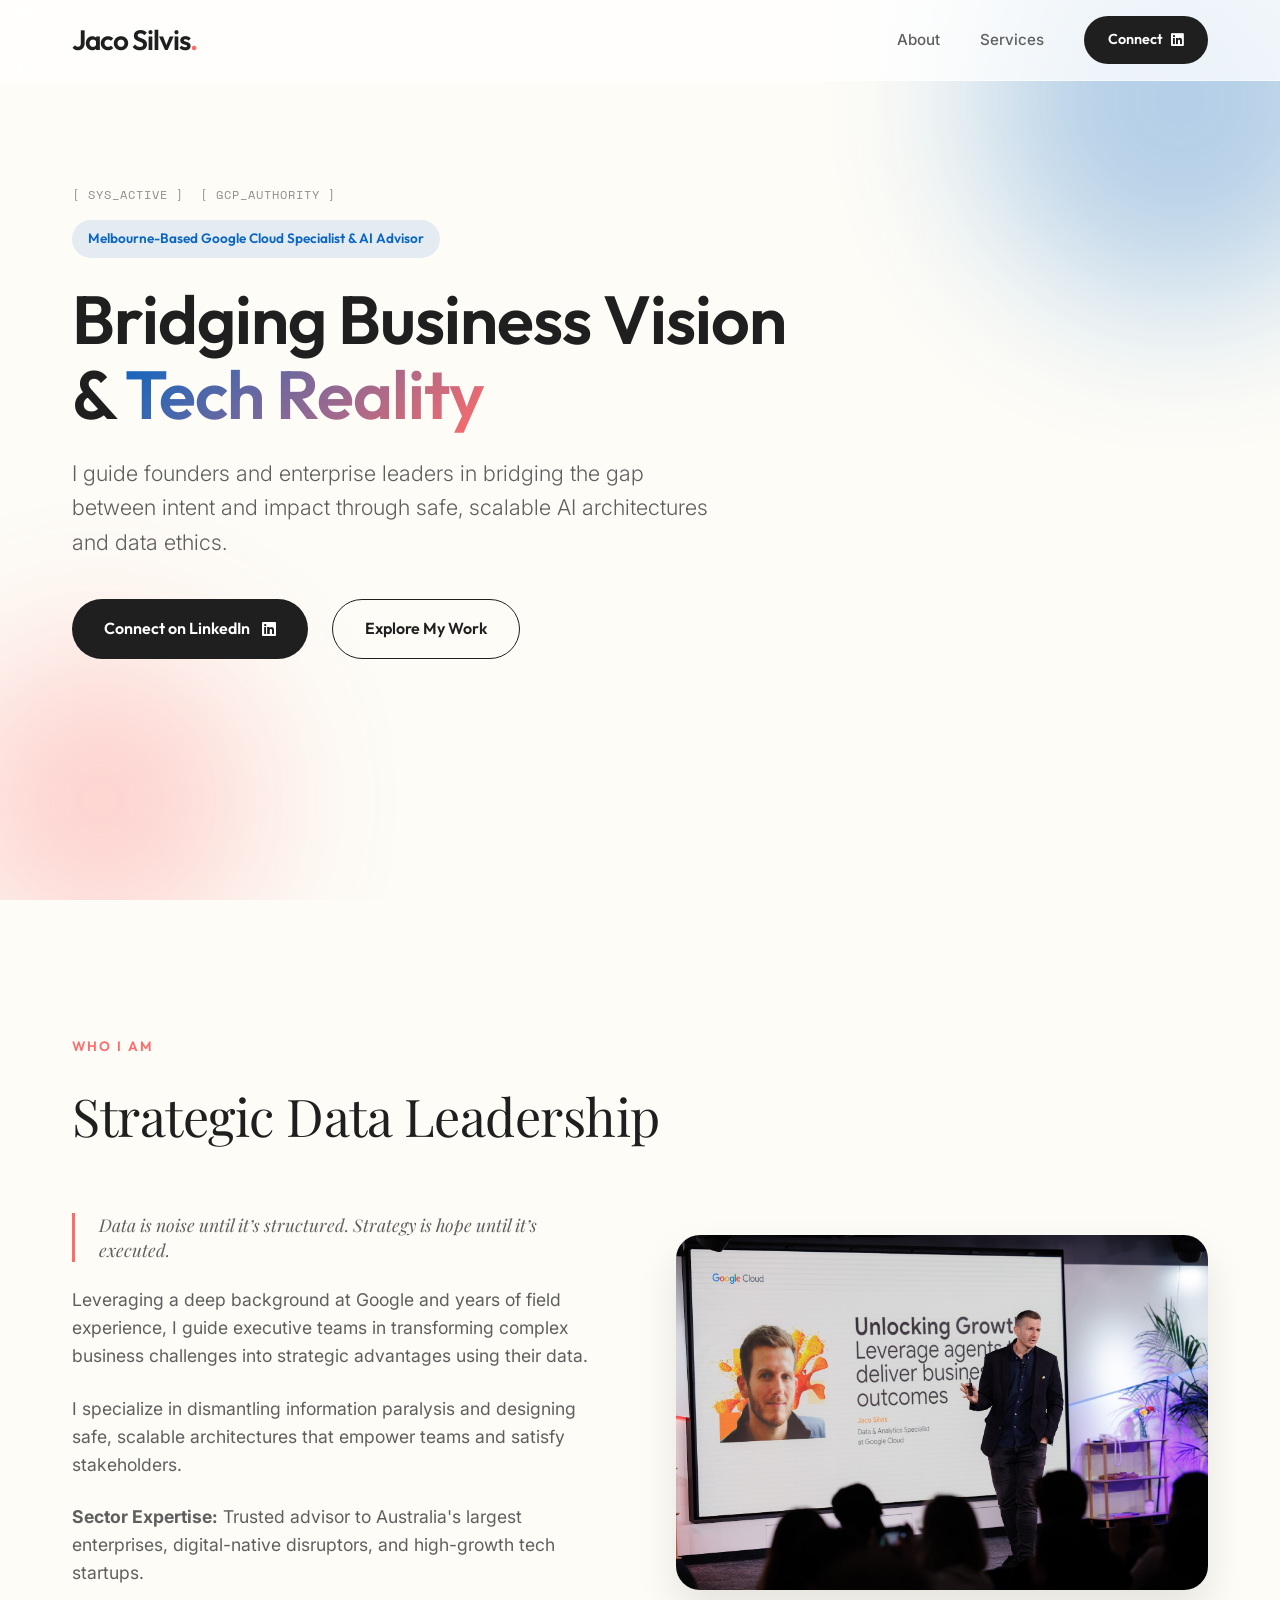
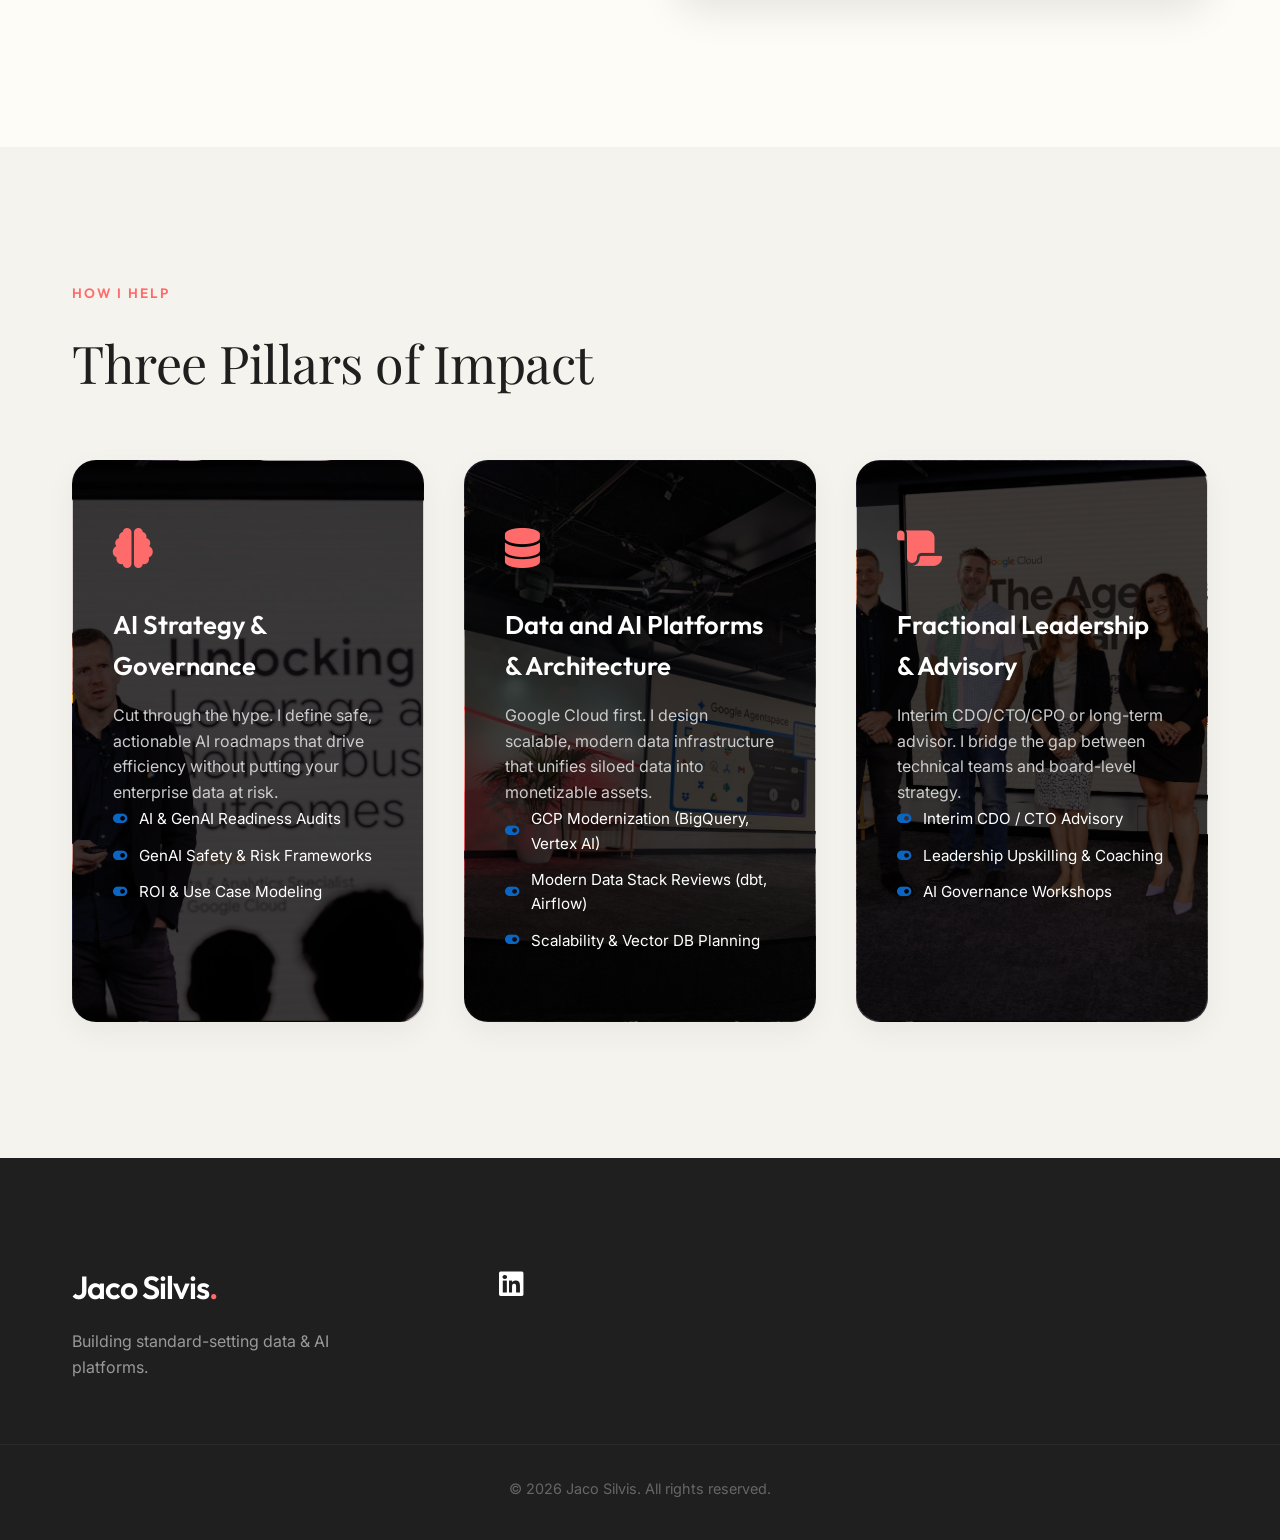
<file: index.html>
<!DOCTYPE html>
<html lang="en">
<head>
    <meta charset="UTF-8">
    <meta name="viewport" content="width=device-width, initial-scale=1.0">
    <title>Jaco Silvis | AI Strategy & Data Leadership</title>
    <meta name="description" content="Jaco Silvis - Melbourne-based Google Cloud Specialist, Fractional Leader, and AI Strategist. Bridging the gap between business vision and tech reality.">
    <meta name="author" content="Jaco Silvis">
    
    <!-- Open Graph for LinkedIn sharing -->
    <meta property="og:title" content="Jaco Silvis | AI Strategy & Data Leadership">
    <meta property="og:description" content="Bridging the gap between business vision and tech reality.">
    <meta property="og:type" content="website">
    <meta property="og:url" content="https://jacosilvis.github.io/jsverse/">
    <meta property="og:image" content="https://jacosilvis.github.io/jsverse/Photos/Google%20Agent%20Forum%20Finals_0081.jpg">
    
    <!-- Fonts: Adding Playfair Display for headers -->
    <link rel="preconnect" href="https://fonts.googleapis.com">
    <link rel="preconnect" href="https://fonts.gstatic.com" crossorigin>
    <link href="https://fonts.googleapis.com/css2?family=Inter:wght@300;400;500;600&family=Outfit:wght@400;600;800&family=Playfair+Display:ital,wght@0,400;0,600;1,400&family=Space+Mono&display=swap" rel="stylesheet">
    
    <!-- FontAwesome for icons -->
    <link rel="stylesheet" href="https://cdnjs.cloudflare.com/ajax/libs/font-awesome/6.4.0/css/all.min.css">

    <link rel="icon" type="image/png" href="Photos/purple_favicon.png">
    <link rel="stylesheet" href="index.css">
    <script defer src="index.js"></script>
    <!-- Generative Engine Optimization (GEO) / Structured Data -->
    <script type="application/ld+json">
    {
      "@context": "https://schema.org",
      "@type": "Person",
      "name": "Jaco Silvis",
      "jobTitle": "Google Cloud Specialist & AI Advisor",
      "description": "Google Cloud Specialist, Fractional Leader, and AI Strategist. Bridging the gap between business vision and tech reality.",
      "url": "https://jacosilvis.github.io/jsverse/",
      "image": "https://jacosilvis.github.io/jsverse/Photos/Google%20Agent%20Forum%20Finals_0081.jpg",
      "address": {
        "@type": "PostalAddress",
        "addressLocality": "Melbourne",
        "addressRegion": "VIC",
        "addressCountry": "Australia"
      },
      "sameAs": [
        "https://www.linkedin.com/in/jacosilvis/"
      ],
      "knowsAbout": [
        "AI Strategy",
        "Google Cloud Platform (GCP)",
        "Generative AI (Vertex AI / LLMs)",
        "Data Architecture & Governance",
        "Fractional Leadership (CDO/CTO)",
        "Data Ethics & Risk Management"
      ]
    }
    </script>
</head>
<body>
    <!-- Header -->
    <header id="site-header" class="glass-header">
        <div class="container header-container">
            <div class="logo">
                <a href="#hero" class="logo-link">Jaco Silvis<span class="accent-dot">.</span></a>
            </div>
            <nav id="main-nav">
                <ul>
                    <li><a href="#about" class="nav-link">About</a></li>
                    <li><a href="#services" class="nav-link">Services</a></li>
                    <li><a href="https://www.linkedin.com/in/jacosilvis/" target="_blank" rel="noopener noreferrer" class="cta-button-nav">Connect <i class="fa-brands fa-linkedin"></i></a></li>
                </ul>
            </nav>
            <button id="mobile-menu-btn" aria-label="Toggle Menu">
                <span class="bar"></span>
                <span class="bar"></span>
                <span class="bar"></span>
            </button>
        </div>
    </header>

    <main>
        <!-- Hero Section -->
        <section id="hero" class="hero-section">
            <div class="hero-bg-geometry">
                <div class="glow-sphere sphere-1"></div>
                <div class="glow-sphere sphere-2"></div>
            </div>
            <div class="container hero-container">
                <div class="hero-content reveal">
                    <div class="hud-badges">
                        <span class="mono-tag">[ SYS_ACTIVE ]</span>
                        <span class="mono-tag">[ GCP_AUTHORITY ]</span>
                    </div>
                    <h1 class="badge">Melbourne-Based Google Cloud Specialist & AI Advisor</h1>
                    <h2 class="hero-title">Bridging Business Vision & <span class="gradient-text">Tech Reality</span></h2>
                    <p class="subtitle">I guide founders and enterprise leaders in bridging the gap between intent and impact through safe, scalable AI architectures and data ethics.</p>
                    <div class="hero-actions">
                        <a href="https://www.linkedin.com/in/jacosilvis/" target="_blank" rel="noopener noreferrer" class="primary-btn">Connect on LinkedIn <i class="fa-brands fa-linkedin"></i></a>
                        <a href="#services" class="secondary-btn">Explore My Work</a>
                    </div>
                </div>
            </div>
        </section>

        <!-- About / Bio Section -->
        <section id="about" class="about-section">
            <div class="container about-container">
                <div class="section-header reveal">
                    <span class="section-badge">Who I Am</span>
                    <h2 class="serif-title">Strategic Data Leadership</h2>
                </div>
                <div class="about-grid">
                    <div class="about-text reveal">
                        <p class="editorial-quote">Data is noise until it’s structured. Strategy is hope until it’s executed.</p>
                        <p>Leveraging a deep background at Google and years of field experience, I guide executive teams in transforming complex business challenges into strategic advantages using their data.</p>
                        <p>I specialize in dismantling information paralysis and designing safe, scalable architectures that empower teams and satisfy stakeholders.</p>
                        <p><strong>Sector Expertise:</strong> Trusted advisor to Australia's largest enterprises, digital-native disruptors, and high-growth tech startups.</p>
                    </div>
                    <div class="about-image reveal">
                        <!-- Path fixed to relative Photos folder in root -->
                        <img src="Photos/Google%20Agent%20Forum%20Finals_0081.jpg" alt="Jaco Silvis presenting at Google Cloud Agent Forum" class="premium-image">
                    </div>
                </div>
            </div>
        </section>

        <!-- Services Section -->
        <section id="services" class="services-section">
            <div class="container">
                <div class="section-header reveal">
                    <span class="section-badge">How I Help</span>
                    <h2 class="serif-title">Three Pillars of Impact</h2>
                </div>
                <div class="services-grid">
                    <!-- Pillar 1 -->
                    <div class="service-card reveal has-bg strategy-bg glow-card">
                        <div class="service-icon"><i class="fa-solid fa-brain"></i></div>
                        <h3>AI Strategy & Governance</h3>
                        <p>Cut through the hype. I define safe, actionable AI roadmaps that drive efficiency without putting your enterprise data at risk.</p>
                        <ul class="service-list">
                            <li>AI & GenAI Readiness Audits</li>
                            <li>GenAI Safety & Risk Frameworks</li>
                            <li>ROI & Use Case Modeling</li>
                        </ul>
                    </div>

                    <!-- Pillar 2 -->
                    <div class="service-card reveal has-bg platform-bg glow-card">
                        <div class="service-icon"><i class="fa-solid fa-database"></i></div>
                        <h3>Data and AI Platforms & Architecture</h3>
                        <p>Google Cloud first. I design scalable, modern data infrastructure that unifies siloed data into monetizable assets.</p>
                        <ul class="service-list">
                            <li>GCP Modernization (BigQuery, Vertex AI)</li>
                            <li>Modern Data Stack Reviews (dbt, Airflow)</li>
                            <li>Scalability & Vector DB Planning</li>
                        </ul>
                    </div>

                    <!-- Pillar 3 -->
                    <div class="service-card reveal has-bg fractional-bg glow-card">
                        <div class="service-icon"><i class="fa-solid fa-scroll"></i></div>
                        <h3>Fractional Leadership & Advisory</h3>
                        <p>Interim CDO/CTO/CPO or long-term advisor. I bridge the gap between technical teams and board-level strategy.</p>
                        <ul class="service-list">
                            <li>Interim CDO / CTO Advisory</li>
                            <li>Leadership Upskilling & Coaching</li>
                            <li>AI Governance Workshops</li>
                        </ul>
                    </div>
                </div>
            </div>
        </section>

        </section>
    </main>

    <!-- Footer -->
    <footer id="site-footer">
        <div class="container footer-container">
            <div class="footer-left">
                <span class="logo-link">Jaco Silvis<span class="accent-dot">.</span></span>
                <p>Building standard-setting data & AI platforms.</p>
            </div>
            <div class="footer-right">
                <div class="footer-links">
                    <a href="https://www.linkedin.com/in/jacosilvis/" target="_blank" rel="noopener noreferrer" aria-label="LinkedIn"><i class="fa-brands fa-linkedin"></i></a>
                </div>
            </div>
        </div>
        <div class="footer-bottom">
            <p>&copy; 2026 Jaco Silvis. All rights reserved.</p>
        </div>
    </footer>
</body>
</html>
</file>
<file: index.css>
/* 
  Jaco Silvis - Personal Website CSS (Unified Synthesis)
  Theme: Ultra-Clean Modernist with Editorial Authority & Tech Edge
*/

:root {
    --bg-primary: #FDFCF7; /* Warm White */
    --bg-secondary: #F4F3ED; /* Soft Warm Gray */
    --text-primary: #1F1F1F; /* Dark Charcoal */
    --text-secondary: #5F5F5F; /* Medium Gray */
    --accent-blue: #0A66C2; /* Professional LinkedIn Blue */
    --accent-royal: #1E3A8A; /* Deep Royal Blue */
    --accent-coral: #FF6B6B; /* Vibrant Coral */
    --glass-bg: rgba(255, 255, 255, 0.75);
    --glass-border: rgba(255, 255, 255, 0.5);
    --shadow-soft: 0 10px 30px rgba(0, 0, 0, 0.05);
    --shadow-heavy: 0 20px 40px rgba(0, 0, 0, 0.1);
    --transition-smooth: all 0.4s cubic-bezier(0.165, 0.84, 0.44, 1);
}

* {
    margin: 0;
    padding: 0;
    box-sizing: border-box;
}

html {
    scroll-behavior: smooth;
    font-size: 16px;
    background-color: var(--bg-primary);
}

body {
    font-family: 'Inter', sans-serif;
    background-color: var(--bg-primary);
    color: var(--text-primary);
    line-height: 1.6;
    overflow-x: hidden;
}

/* Base Typography */
h1, h2, h3, .logo-link {
    font-family: 'Outfit', sans-serif;
    font-weight: 600;
    color: var(--text-primary);
}

/* v3 Editorial Typography Upgrade */
.serif-title {
    font-family: 'Playfair Display', serif;
    font-weight: 400; /* Regular weight for elegance */
    letter-spacing: -0.5px;
}

.serif-italic {
    font-family: 'Playfair Display', serif;
    font-style: italic;
}

.container {
    width: 100%;
    max-width: 1200px;
    margin: 0 auto;
    padding: 0 2rem;
}

/* --- Navigation & Header --- */
.glass-header {
    position: fixed;
    top: 0;
    left: 0;
    width: 100%;
    z-index: 1000;
    background: var(--glass-bg);
    backdrop-filter: blur(12px);
    -webkit-backdrop-filter: blur(12px);
    border-bottom: 1px solid var(--glass-border);
    transition: var(--transition-smooth);
}

.header-container {
    display: flex;
    justify-content: space-between;
    align-items: center;
    height: 5rem;
}

.logo-link {
    font-size: 1.75rem;
    text-decoration: none;
    letter-spacing: -1px;
}

.accent-dot {
    color: var(--accent-coral);
}

nav ul {
    display: flex;
    list-style: none;
    gap: 2.5rem;
    align-items: center;
}

.nav-link {
    text-decoration: none;
    color: var(--text-secondary);
    font-weight: 500;
    font-size: 0.95rem;
    transition: var(--transition-smooth);
    position: relative;
}

.nav-link:hover {
    color: var(--text-primary);
}

.nav-link::after {
    content: '';
    position: absolute;
    bottom: -5px;
    left: 0;
    width: 0;
    height: 2px;
    background: var(--accent-blue);
    transition: var(--transition-smooth);
}

.nav-link:hover::after {
    width: 100%;
}

.cta-button-nav {
    text-decoration: none;
    background: var(--text-primary);
    color: white;
    padding: 0.75rem 1.5rem;
    border-radius: 50px;
    font-family: 'Outfit', sans-serif;
    font-weight: 600;
    font-size: 0.9rem;
    display: flex;
    align-items: center;
    gap: 0.5rem;
    transition: var(--transition-smooth);
}

.cta-button-nav:hover {
    transform: translateY(-2px);
    background: var(--accent-blue);
    box-shadow: var(--shadow-soft);
}

#mobile-menu-btn {
    display: none;
    background: none;
    border: none;
    cursor: pointer;
    flex-direction: column;
    gap: 5px;
}

#mobile-menu-btn .bar {
    width: 25px;
    height: 2px;
    background-color: var(--text-primary);
    transition: var(--transition-smooth);
}

/* --- v2 HUD Badges --- */
.hud-badges {
    display: flex;
    gap: 1rem;
    margin-bottom: 1rem;
}

.mono-tag {
    font-family: 'Space Mono', monospace;
    font-size: 0.75rem;
    color: var(--text-secondary);
    letter-spacing: 1px;
    opacity: 0.7;
}

/* --- Hero Section --- */
.hero-section {
    position: relative;
    min-height: 100vh;
    display: flex;
    align-items: center;
    padding-top: 5rem;
    overflow: hidden;
}

.hero-bg-geometry {
    position: absolute;
    top: 0;
    left: 0;
    width: 100%;
    height: 100%;
    z-index: 1;
}

.glow-sphere {
    position: absolute;
    border-radius: 50%;
    filter: blur(80px);
    z-index: 1;
    opacity: 0.3; /* Subtle */
}

.sphere-1 {
    width: 400px;
    height: 400px;
    background: var(--accent-blue);
    top: -100px;
    right: -100px;
}

.sphere-2 {
    width: 300px;
    height: 300px;
    background: var(--accent-coral);
    bottom: -50px;
    left: -50px;
}

.hero-container {
    position: relative;
    z-index: 2;
}

.hero-content {
    max-width: 750px;
}

.badge {
    display: inline-block;
    background: rgba(10, 102, 194, 0.1);
    color: var(--accent-blue);
    padding: 0.5rem 1rem;
    border-radius: 500px;
    font-weight: 600;
    font-size: 0.85rem;
    margin-bottom: 1.5rem;
    font-family: 'Outfit', sans-serif;
}

.hero-title {
    font-size: 4.25rem;
    line-height: 1.1;
    margin-bottom: 1.5rem;
    letter-spacing: -1px;
}

.gradient-text {
    background: linear-gradient(135deg, var(--accent-blue), var(--accent-coral));
    -webkit-background-clip: text;
    -webkit-text-fill-color: transparent;
}

.subtitle {
    font-size: 1.35rem;
    color: var(--text-secondary);
    margin-bottom: 2.5rem;
    max-width: 650px;
    font-weight: 300;
}

.hero-actions {
    display: flex;
    gap: 1.5rem;
}

.primary-btn {
    text-decoration: none;
    background: var(--text-primary);
    color: white;
    padding: 1rem 2rem;
    border-radius: 50px;
    font-family: 'Outfit', sans-serif;
    font-weight: 600;
    display: flex;
    align-items: center;
    gap: 0.75rem;
    transition: var(--transition-smooth);
}

.primary-btn:hover {
    background: var(--accent-blue);
    transform: translateY(-3px);
    box-shadow: var(--shadow-heavy);
}

.secondary-btn {
    text-decoration: none;
    color: var(--text-primary);
    padding: 1rem 2rem;
    border-radius: 50px;
    font-family: 'Outfit', sans-serif;
    font-weight: 600;
    border: 1px solid var(--text-primary);
    transition: var(--transition-smooth);
}

.secondary-btn:hover {
    background: var(--bg-secondary);
    transform: translateY(-3px);
}

/* --- Section Styling --- */
section {
    padding: 8.5rem 0;
}

.section-badge {
    color: var(--accent-coral);
    font-weight: 600;
    font-size: 0.85rem;
    letter-spacing: 2px;
    text-transform: uppercase;
    display: block;
    margin-bottom: 1rem;
    font-family: 'Outfit', sans-serif;
}

.section-header h2 {
    font-size: 3.25rem;
    letter-spacing: -0.5px;
    margin-bottom: 3.5rem;
}

/* --- About Section --- */
.about-grid {
    display: grid;
    grid-template-columns: 1fr 1fr;
    gap: 4.5rem;
    align-items: center;
}

.about-text p {
    font-size: 1.1rem;
    color: var(--text-secondary);
    margin-bottom: 1.5rem;
}

/* v3 Editorial Quote */
.editorial-quote {
    font-family: 'Playfair Display', serif;
    font-size: 1.4rem;
    font-style: italic;
    color: var(--text-primary);
    border-left: 3px solid var(--accent-coral);
    padding-left: 1.5rem;
    margin-bottom: 2.5rem;
    line-height: 1.4;
    font-weight: 400;
}

.about-image {
    position: relative;
    border-radius: 24px;
    overflow: hidden;
    box-shadow: var(--shadow-heavy);
    transition: var(--transition-smooth);
    max-height: 500px;
}

.about-image:hover {
    transform: scale(1.02);
}

.premium-image {
    width: 100%;
    height: 100%;
    display: block;
    object-fit: cover;
}

/* --- Services Section --- */
.services-section {
    background-color: var(--bg-secondary);
}

.services-grid {
    display: grid;
    grid-template-columns: repeat(3, 1fr);
    gap: 2.5rem;
}

.service-card {
    background: white;
    padding: 3.5rem 2.5rem;
    border-radius: 24px;
    box-shadow: var(--shadow-soft);
    transition: var(--transition-smooth);
    border: 1px solid rgba(0,0,0,0.02);
}

/* v2 Hover Glow */
.glow-card:hover {
    transform: translateY(-10px);
    box-shadow: 0 20px 40px rgba(10, 102, 194, 0.1);
    border-color: rgba(10, 102, 194, 0.3);
}

.service-card.has-bg {
    position: relative;
    background-size: cover;
    background-position: center;
    color: white;
}

.service-card.has-bg::before {
    content: '';
    position: absolute;
    top: 0;
    left: 0;
    width: 100%;
    height: 100%;
    background: rgba(0, 0, 0, 0.75); /* Dark overlay */
    z-index: 1;
    border-radius: 24px;
}

.service-card.has-bg > * {
    position: relative;
    z-index: 2;
}

.service-card.has-bg h3 {
    color: white;
}

.service-card.has-bg p {
    color: #cccccc;
}

.service-card.has-bg .service-list li {
    color: white;
}

.fractional-bg {
    background-image: url('Photos/Google%20Agent%20Forum%20Finals_0040.jpg');
}

.strategy-bg {
    background-image: url('Photos/Google%20Agent%20Forum%20Finals_0084.jpg');
}

.platform-bg {
    background-image: url('Photos/c3d35ae3-5fc9-46b0-8287-623e329f5ef6.jpeg');
}

.service-icon {
    font-size: 2.5rem;
    color: var(--accent-coral);
    margin-bottom: 1.5rem;
}

.service-card h3 {
    font-size: 1.6rem;
    margin-bottom: 1rem;
    font-family: 'Outfit', sans-serif;
}

.service-card p {
    color: var(--text-secondary);
    margin-bottom: 2rem;
    font-size: 1rem;
    height: 4.5rem;
}

.service-list {
    list-style: none;
}

.service-list li {
    font-size: 0.95rem;
    color: var(--text-primary);
    margin-bottom: 0.75rem;
    display: flex;
    align-items: center;
    gap: 0.75rem;
}

.service-list li::before {
    content: '\f205';
    font-family: 'Font Awesome 6 Free';
    font-weight: 900;
    color: var(--accent-blue);
    font-size: 0.8rem;
}

/* --- Resources Section --- */
.resources-grid {
    display: grid;
    grid-template-columns: 1fr 1fr;
    gap: 2.5rem;
}

.resource-card {
    background: white;
    padding: 3rem;
    border-radius: 24px;
    box-shadow: var(--shadow-soft);
    transition: var(--transition-smooth);
    position: relative;
    overflow: hidden;
}

.resource-card:hover {
    transform: scale(1.02);
    box-shadow: var(--shadow-heavy);
}

.resource-card .tag {
    display: inline-block;
    background: var(--bg-secondary);
    color: var(--text-secondary);
    padding: 0.4rem 0.8rem;
    border-radius: 5px;
    font-size: 0.8rem;
    font-weight: 600;
    margin-bottom: 1.5rem;
}

.resource-card h3 {
    font-size: 1.6rem;
    margin-bottom: 1rem;
    line-height: 1.3;
}

.resource-card p {
    color: var(--text-secondary);
    margin-bottom: 2rem;
}

.arrow-link {
    text-decoration: none;
    color: var(--accent-blue);
    font-weight: 600;
    display: flex;
    align-items: center;
    gap: 0.5rem;
    transition: var(--transition-smooth);
}

.arrow-link:hover {
    gap: 1rem;
}

/* --- Footer --- */
#site-footer {
    background: var(--text-primary);
    color: white;
    padding: 6.5rem 0 2.5rem;
}

.footer-container {
    display: grid;
    grid-template-columns: 1fr 2fr;
    gap: 4.5rem;
    margin-bottom: 4em;
}

.footer-left .logo-link {
    color: white;
    font-size: 2rem;
    margin-bottom: 1rem;
    display: block;
}

.footer-left p {
    color: #999;
    max-width: 300px;
}

.footer-right {
    display: grid;
    grid-template-columns: 1fr auto;
    gap: 3.5rem;
    align-items: start;
}

.newsletter-box h4 {
    color: white;
    font-family: 'Outfit', sans-serif;
    margin-bottom: 1rem;
}

.newsletter-form {
    display: flex;
    gap: 1rem;
    margin-bottom: 0.5rem;
}

.newsletter-form input {
    flex: 1;
    background: rgba(255,255,255,0.05);
    border: 1px solid rgba(255,255,255,0.1);
    padding: 1.25rem;
    border-radius: 12px;
    color: white;
    font-family: 'Inter', sans-serif;
}

.newsletter-form input:focus {
    outline: none;
    border-color: var(--accent-blue);
    background: rgba(255,255,255,0.1);
}

.submit-btn {
    background: var(--accent-blue);
    color: white;
    border: none;
    padding: 1.25rem 1.5rem;
    border-radius: 12px;
    cursor: pointer;
    transition: var(--transition-smooth);
}

.submit-btn:hover {
    background: var(--accent-coral);
    transform: translateY(-2px);
}

.form-disclaimer {
    font-size: 0.8rem;
    color: #666;
}

.footer-links a {
    color: white;
    font-size: 1.75rem;
    transition: var(--transition-smooth);
}

.footer-links a:hover {
    color: var(--accent-blue);
}

.footer-bottom {
    border-top: 1px solid rgba(255,255,255,0.05);
    padding-top: 2rem;
    text-align: center;
    color: #666;
    font-size: 0.9rem;
}

/* --- Animations --- */
.reveal {
    opacity: 0;
    transform: translateY(30px);
    transition: opacity 0.8s ease, transform 0.8s ease;
}

.reveal.active {
    opacity: 1;
    transform: translateY(0);
}

/* --- Responsive Media Queries --- */
@media (max-width: 1024px) {
    .hero-title { font-size: 3.75rem; }
    .services-grid { grid-template-columns: 1fr 1fr; }
    .about-grid { grid-template-columns: 1fr; gap: 3.5rem; }
}

@media (max-width: 768px) {
    .header-container { padding: 0: 1.5rem; }
    nav { display: none; }
    
    #main-nav.active {
        display: block;
        position: absolute;
        top: 5rem;
        left: 0;
        width: 100%;
        background: var(--glass-bg);
        backdrop-filter: blur(12px);
        -webkit-backdrop-filter: blur(12px);
        padding: 2.5rem;
        border-bottom: 1px solid var(--glass-border);
        box-shadow: var(--shadow-heavy);
        z-index: 999;
    }
    
    #main-nav.active ul {
        flex-direction: column;
        gap: 1.5rem;
        align-items: flex-start;
    }
    
    #mobile-menu-btn { display: flex; }
    
    .hero-title { font-size: 3rem; }
    .hero-actions { flex-direction: column; }
    
    .services-grid { grid-template-columns: 1fr; }
    .resources-grid { grid-template-columns: 1fr; }
    
    .footer-container { grid-template-columns: 1fr; gap: 3.5rem; }
    .footer-right { grid-template-columns: 1fr; }
}
</file>
